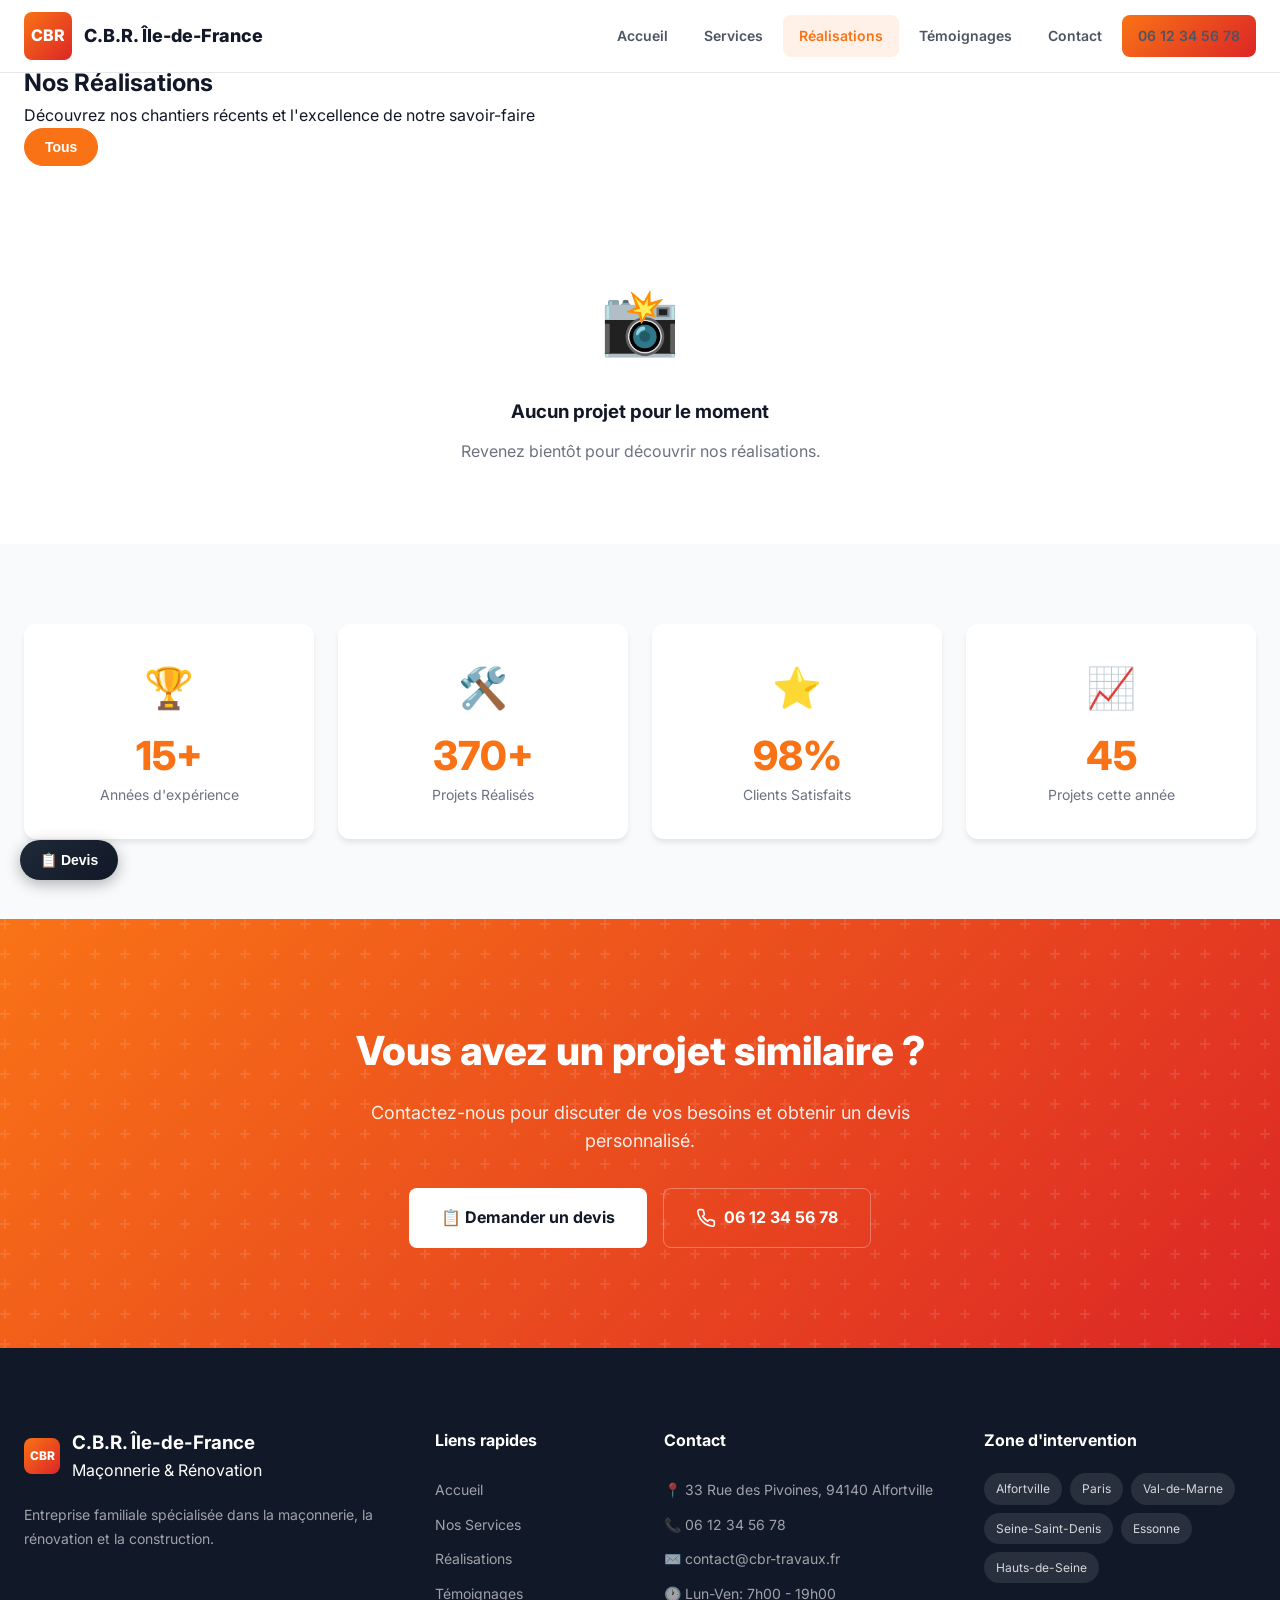
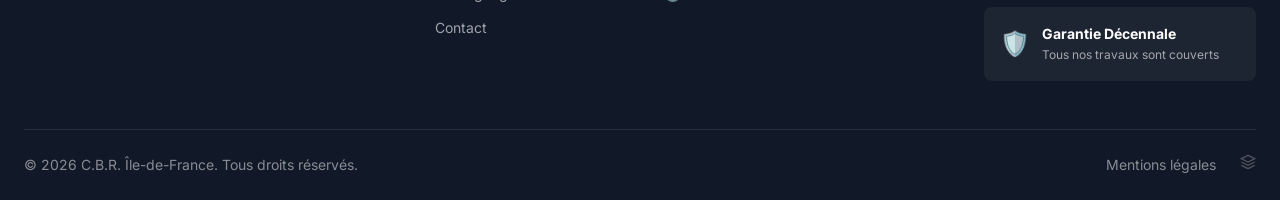
<file: realisations.html>
<!DOCTYPE html>
<html lang="fr">
<head>
    <meta charset="UTF-8">
    <meta name="viewport" content="width=device-width, initial-scale=1.0, maximum-scale=5.0">
    <title>Nos Réalisations | C.B.R. Île-de-France</title>
    <meta name="description" content="Découvrez nos chantiers de maçonnerie et rénovation à Créteil et en Île-de-France. Projets résidentiels et professionnels.">
    <meta name="theme-color" content="#f97316">
    <link rel="preconnect" href="https://fonts.googleapis.com">
    <link rel="preconnect" href="https://fonts.gstatic.com" crossorigin>
    <link href="https://fonts.googleapis.com/css2?family=Inter:wght@400;500;600;700;800&display=swap" rel="stylesheet">
    <link rel="stylesheet" href="style.css">
<base target="_blank">
</head>
<body>
    <!-- Header -->
    <header class="header scrolled" id="header">
        <div class="container">
            <a href="index.html" class="logo" id="mainLogo">
                <div class="logo-box" id="logoBox">CBR</div>
                <div class="logo-text">
                    <h1 id="companyName">C.B.R. Île-de-France</h1>
                </div>
            </a>
            
            <nav class="nav">
                <a href="index.html">Accueil</a>
                <a href="services.html">Services</a>
                <a href="realisations.html" class="active">Réalisations</a>
                <a href="temoignages.html">Témoignages</a>
                <a href="contact.html">Contact</a>
                <a href="tel:0612345678" class="btn-phone" id="headerPhone">06 12 34 56 78</a>
            </nav>
            
            <button class="menu-toggle" onclick="toggleMenu()" aria-label="Menu">
                <span></span>
                <span></span>
                <span></span>
            </button>
        </div>
    </header>

    <!-- Mobile Menu -->
    <div class="mobile-menu" id="mobileMenu">
        <a href="index.html">Accueil</a>
        <a href="services.html">Services</a>
        <a href="realisations.html">Réalisations</a>
        <a href="temoignages.html">Témoignages</a>
        <a href="contact.html">Contact</a>
        <div class="mobile-menu-footer">
            <a href="tel:0612345678" class="btn-primary">📞 Appeler maintenant</a>
        </div>
    </div>

    <!-- Page Header -->
    <section class="page-header">
        <div class="container">
            <span class="badge">Portfolio</span>
            <h1>Nos Réalisations</h1>
            <p>Découvrez nos chantiers récents et l'excellence de notre savoir-faire</p>
        </div>
    </section>

    <!-- Filters -->
    <section class="filters">
        <div class="container">
            <div class="filter-buttons" id="filterButtons">
                <button class="active" onclick="setPortfolioFilter('all')">Tous</button>
            </div>
        </div>
    </section>

    <!-- Portfolio Grid -->
    <section class="portfolio-full">
        <div class="container">
            <div class="portfolio-masonry" id="portfolioMasonry">
                <!-- Rempli dynamiquement par JavaScript -->
            </div>
            
            <div id="emptyPortfolio" style="display: none; text-align: center; padding: 80px 20px; color: var(--gray-500);">
                <div style="font-size: 64px; margin-bottom: 24px;">📸</div>
                <h3 style="margin-bottom: 12px; color: var(--dark);">Aucun projet pour le moment</h3>
                <p>Revenez bientôt pour découvrir nos réalisations.</p>
            </div>
        </div>
    </section>

    <!-- Stats Section -->
    <section class="stats" style="background: var(--gray-50);">
        <div class="container">
            <div class="stats-grid" id="statsGrid" style="grid-template-columns: repeat(4, 1fr);">
                <!-- Rempli dynamiquement -->
            </div>
        </div>
    </section>

    <!-- CTA Section -->
    <section class="cta">
        <div class="cta-bg-pattern"></div>
        <div class="container">
            <div class="cta-content">
                <h2>Vous avez un projet similaire ?</h2>
                <p>Contactez-nous pour discuter de vos besoins et obtenir un devis personnalisé.</p>
                <div class="cta-buttons">
                    <a href="contact.html" class="btn-white">
                        <span>📋 Demander un devis</span>
                    </a>
                    <a href="tel:0612345678" class="btn-outline-white" id="ctaPhoneBtn">
                        <svg width="20" height="20" viewBox="0 0 24 24" fill="none" stroke="currentColor" stroke-width="2">
                            <path d="M22 16.92v3a2 2 0 0 1-2.18 2 19.79 19.79 0 0 1-8.63-3.07 19.5 19.5 0 0 1-6-6 19.79 19.79 0 0 1-3.07-8.67A2 2 0 0 1 4.11 2h3a2 2 0 0 1 2 1.72 12.84 12.84 0 0 0 .7 2.81 2 2 0 0 1-.45 2.11L8.09 9.91a16 16 0 0 0 6 6l1.27-1.27a2 2 0 0 1 2.11-.45 12.84 12.84 0 0 0 2.81.7A2 2 0 0 1 22 16.92z"/>
                        </svg>
                        <span id="ctaPhoneText">06 12 34 56 78</span>
                    </a>
                </div>
            </div>
        </div>
    </section>

    <!-- Footer -->
    <footer class="footer">
        <div class="container">
            <div class="footer-grid">
                <div class="footer-brand">
                    <div class="logo">
                        <div class="logo-box small" id="footerLogoBox">CBR</div>
                        <div>
                            <h3 id="footerCompanyName">C.B.R. Île-de-France</h3>
                            <p id="footerTagline">Maçonnerie & Rénovation</p>
                        </div>
                    </div>
                    <p class="footer-desc" id="footerDesc"></p>
                    <div class="social-links" id="socialLinks"></div>
                </div>
                
                <div class="footer-links">
                    <h4>Liens rapides</h4>
                    <a href="index.html">Accueil</a>
                    <a href="services.html">Nos Services</a>
                    <a href="realisations.html">Réalisations</a>
                    <a href="temoignages.html">Témoignages</a>
                    <a href="contact.html">Contact</a>
                </div>
                
                <div class="footer-contact">
                    <h4>Contact</h4>
                    <p id="footerAddress"></p>
                    <p id="footerPhone"></p>
                    <p id="footerEmail"></p>
                    <p id="footerHours"></p>
                </div>
                
                <div class="footer-zones">
                    <h4>Zone d'intervention</h4>
                    <div class="zones-tags" id="zonesTags"></div>
                    <div class="guarantee">
                        <div class="guarantee-icon">🛡️</div>
                        <div>
                            <strong>Garantie Décennale</strong>
                            <p>Tous nos travaux sont couverts</p>
                        </div>
                    </div>
                </div>
            </div>
            
            <div class="footer-bottom">
                <p>© <span id="currentYear"></span> <span id="copyrightName">C.B.R. Île-de-France</span>. Tous droits réservés.</p>
                <div class="footer-legal">
                    <a href="#">Mentions légales</a>
                    <a href="admin.html" class="admin-link" title="Accès Administration" aria-label="Admin">
                        <svg width="16" height="16" viewBox="0 0 24 24" fill="none" stroke="currentColor" stroke-width="2">
                            <path d="M12 2L2 7l10 5 10-5-10-5zM2 17l10 5 10-5M2 12l10 5 10-5"/>
                        </svg>
                    </a>
                </div>
            </div>
        </div>
    </footer>

    <!-- Project Modal -->
    <div class="modal" id="projectModal" onclick="closeModal(event)">
        <div class="modal-content" onclick="event.stopPropagation()">
            <button class="modal-close" onclick="closeModal()">&times;</button>
            <div id="modalBody">
                <!-- Rempli dynamiquement -->
            </div>
        </div>
    </div>

    <!-- Toast Container -->
    <div class="toast-container" id="toastContainer"></div>

    <script src="app.js"></script>
    <script>
        // Initialisation spécifique à la page
        document.addEventListener('DOMContentLoaded', function() {
            const data = getData();
            
            // Met à jour le téléphone
            const ctaPhoneText = document.getElementById('ctaPhoneText');
            const ctaPhoneBtn = document.getElementById('ctaPhoneBtn');
            if (ctaPhoneText && ctaPhoneBtn) {
                ctaPhoneText.textContent = data.company.phone;
                ctaPhoneBtn.href = 'tel:' + data.company.phone.replace(/\s/g, '');
            }
            
            // Rendu des stats spécifiques
            const statsContainer = document.getElementById('statsGrid');
            if (statsContainer) {
                const stats = [
                    { value: data.portfolio.length, suffix: "+", label: "Projets réalisés", icon: "🏗️" },
                    { value: data.stats.satisfaction, suffix: "%", label: "Clients satisfaits", icon: "⭐" },
                    { value: data.company.experienceYears, suffix: "+", label: "Années d'expérience", icon: "🏆" },
                    { value: data.company.zones.length, suffix: "", label: "Zones d'intervention", icon: "📍" }
                ];
                
                statsContainer.innerHTML = stats.map(function(stat, i) {
                    return '<div class="stat-box animate-on-scroll" style="transition-delay: ' + (i * 0.1) + 's">' +
                        '<div class="stat-icon">' + stat.icon + '</div>' +
                        '<div class="stat-number">' + stat.value + stat.suffix + '</div>' +
                        '<div class="stat-label">' + stat.label + '</div>' +
                    '</div>';
                }).join('');
            }
            
            // Gestion du empty state
            const checkEmpty = function() {
                const masonry = document.getElementById('portfolioMasonry');
                const empty = document.getElementById('emptyPortfolio');
                if (masonry && empty) {
                    if (data.portfolio.length === 0) {
                        masonry.style.display = 'none';
                        empty.style.display = 'block';
                    } else {
                        masonry.style.display = 'grid';
                        empty.style.display = 'none';
                    }
                }
            };
            
            checkEmpty();
        });
    </script>
</body>
</html>
</file>
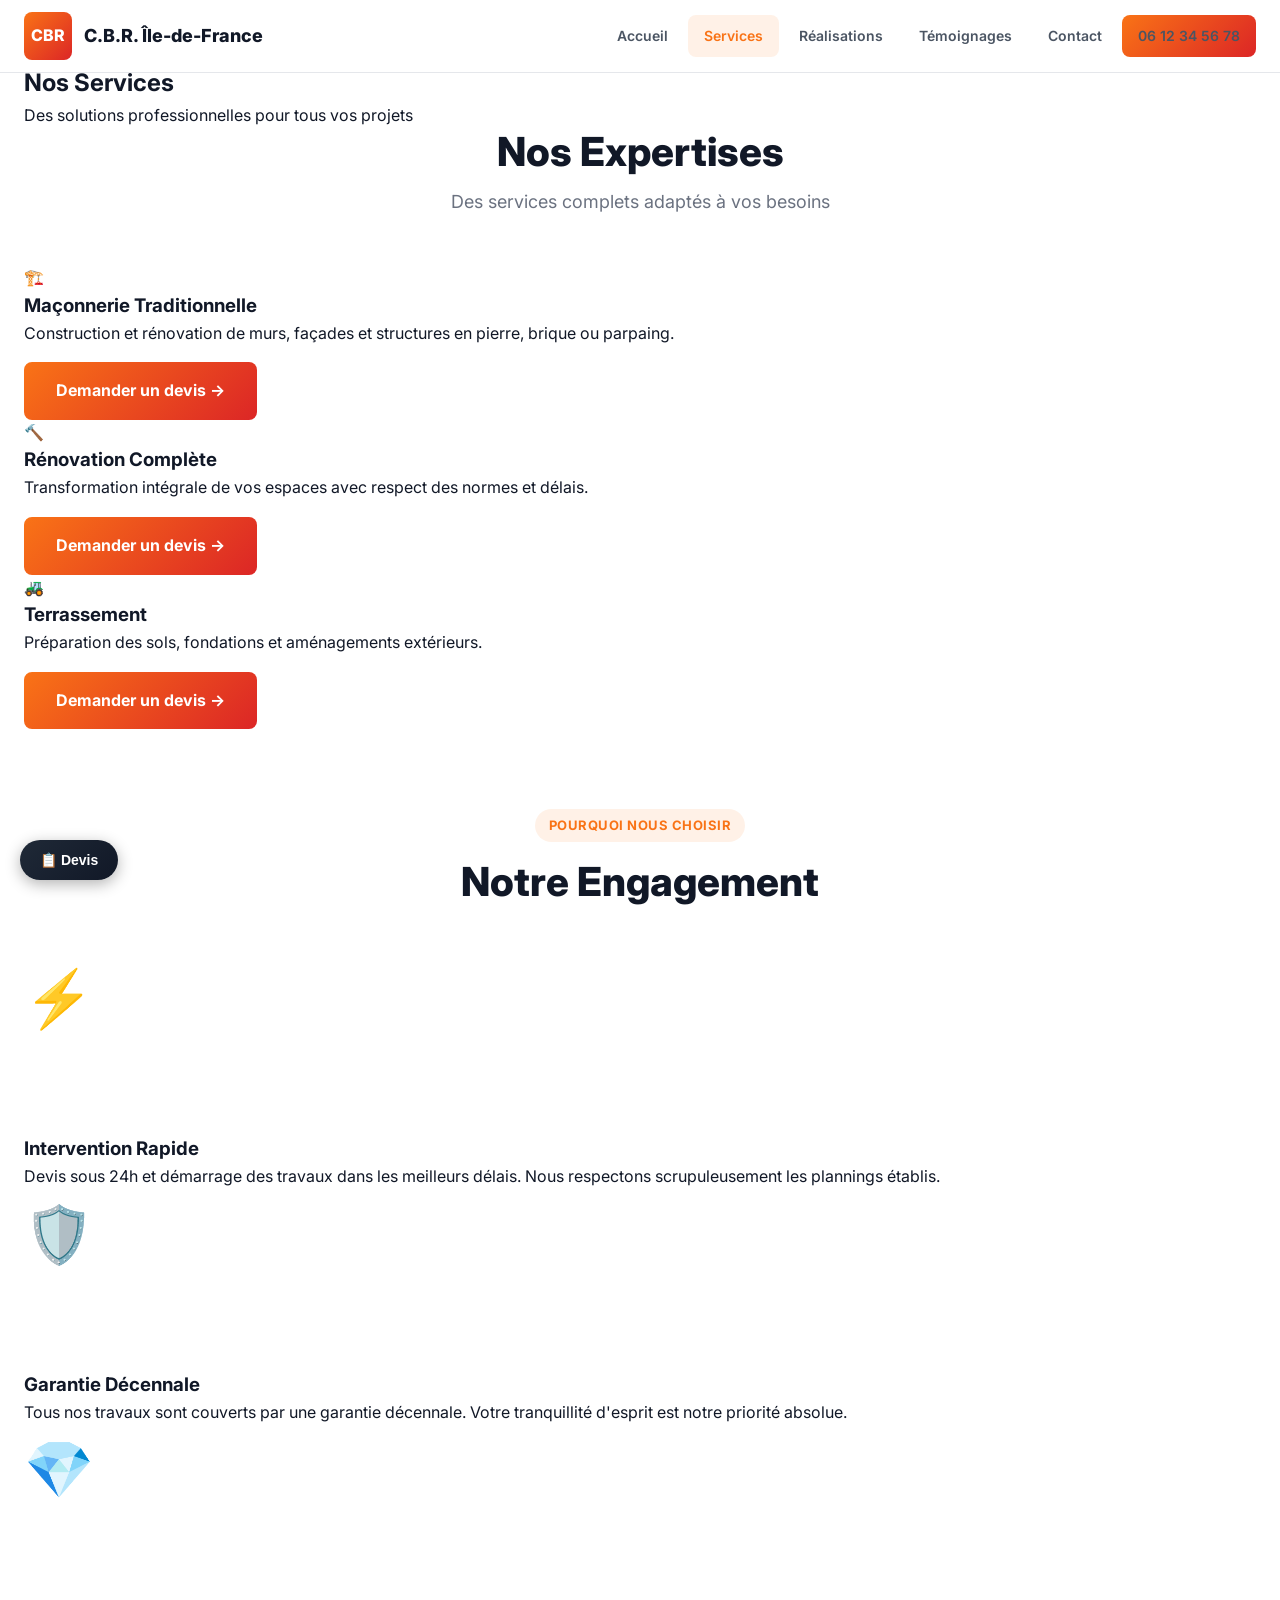
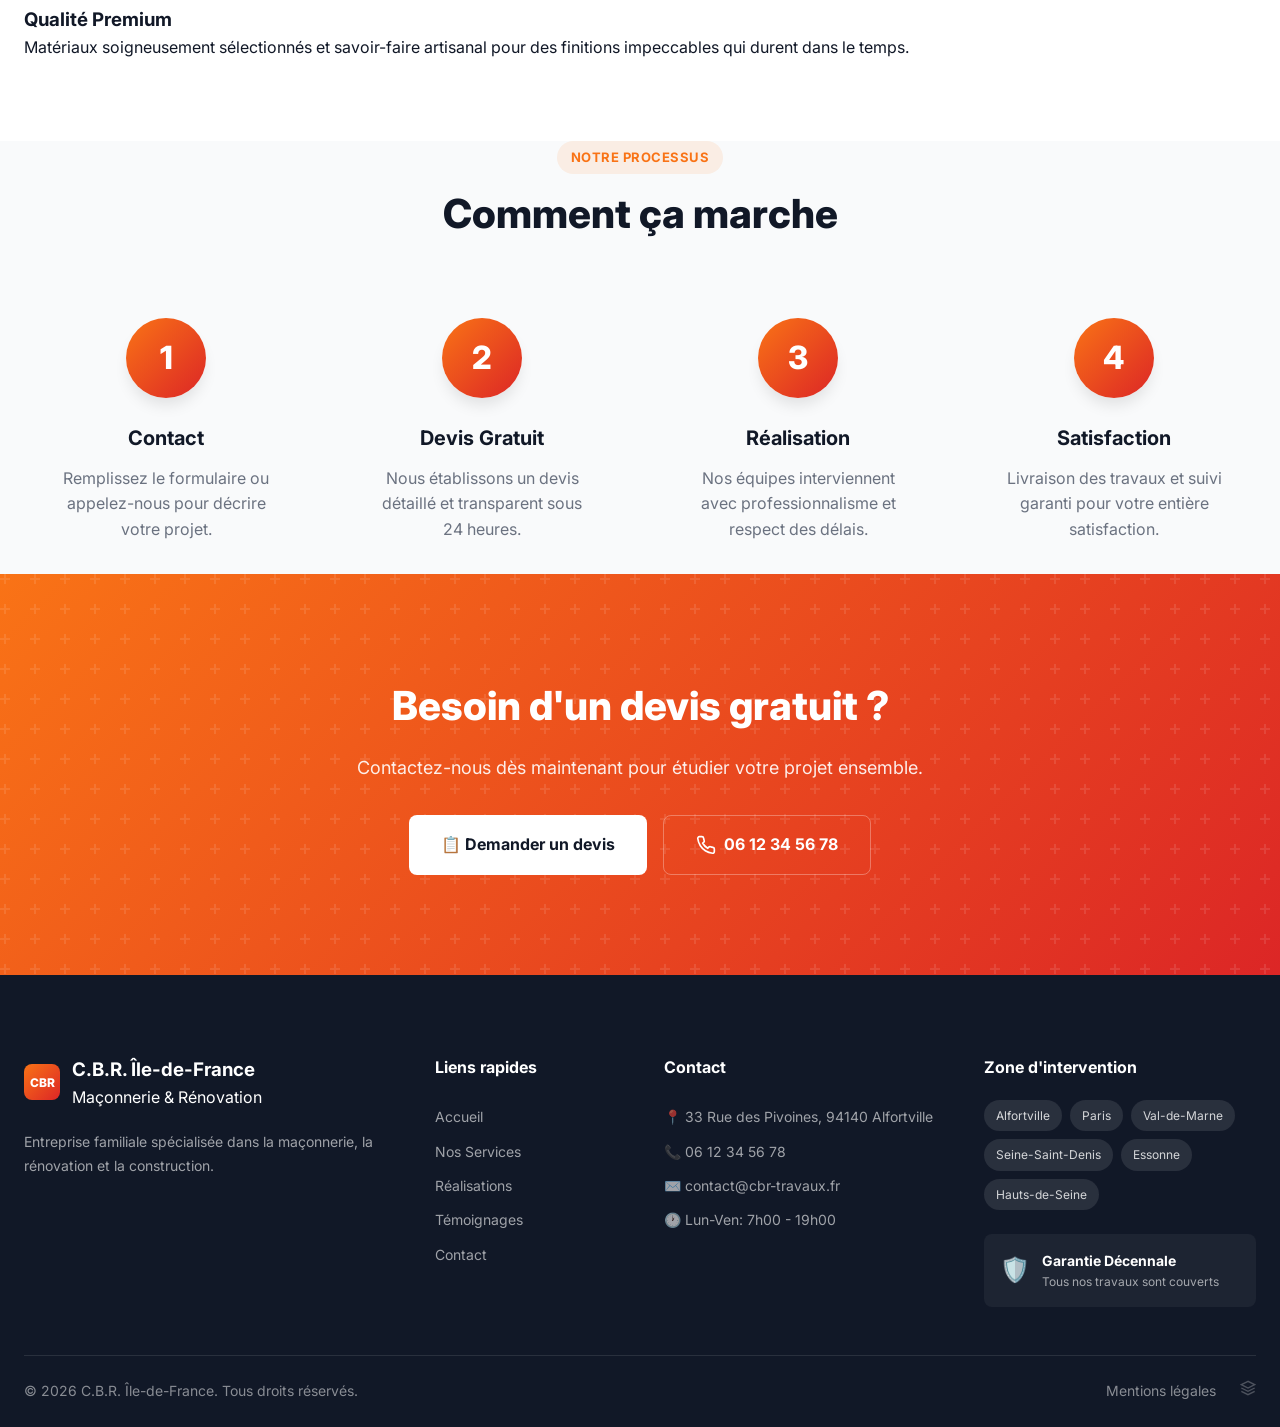
<file: services.html>
<!DOCTYPE html>
<html lang="fr">
<head>
    <meta charset="UTF-8">
    <meta name="viewport" content="width=device-width, initial-scale=1.0, maximum-scale=5.0">
    <title>Nos Services | Template Universel</title>
    <meta name="description" content="Découvrez nos services professionnels.">
    <meta name="theme-color" content="#f97316">
    <link rel="preconnect" href="https://fonts.googleapis.com">
    <link rel="preconnect" href="https://fonts.gstatic.com" crossorigin>
    <link href="https://fonts.googleapis.com/css2?family=Inter:wght@400;500;600;700;800&display=swap" rel="stylesheet">
    <link rel="stylesheet" href="style.css">
</head>
<body>
    <!-- Header -->
    <header class="header scrolled" id="header">
        <div class="container">
            <a href="index.html" class="logo" id="mainLogo">
                <div class="logo-box" id="logoBox">CBR</div>
                <div class="logo-text">
                    <h1 id="companyName">C.B.R. Île-de-France</h1>
                </div>
            </a>
            
            <nav class="nav">
                <a href="index.html">Accueil</a>
                <a href="services.html" class="active">Services</a>
                <a href="realisations.html">Réalisations</a>
                <a href="temoignages.html">Témoignages</a>
                <a href="contact.html">Contact</a>
                <a href="tel:0612345678" class="btn-phone" id="headerPhone">06 12 34 56 78</a>
            </nav>
            
            <button class="menu-toggle" onclick="toggleMenu()" aria-label="Menu">
                <span></span>
                <span></span>
                <span></span>
            </button>
        </div>
    </header>

    <!-- Mobile Menu -->
    <div class="mobile-menu" id="mobileMenu">
        <a href="index.html">Accueil</a>
        <a href="services.html">Services</a>
        <a href="realisations.html">Réalisations</a>
        <a href="temoignages.html">Témoignages</a>
        <a href="contact.html">Contact</a>
        <div class="mobile-menu-footer">
            <a href="tel:0612345678" class="btn-primary">📞 Appeler maintenant</a>
        </div>
    </div>

    <!-- Page Header -->
    <section class="page-header">
        <div class="container">
            <span class="badge">Nos Prestations</span>
            <h1>Nos Services</h1>
            <p>Des solutions professionnelles pour tous vos projets</p>
        </div>
    </section>

    <!-- Services Section -->
    <section class="services-page">
        <div class="container">
            <div class="section-header-center" style="margin-bottom: 48px;">
                <h2 class="section-title">Nos Expertises</h2>
                <p class="section-subtitle">Des services complets adaptés à vos besoins</p>
            </div>
            
            <div class="services-detailed" id="servicesDetailed">
                <!-- Rempli dynamiquement par ServiceSystem.renderDetailed() -->
            </div>
        </div>
    </section>

    <!-- Why Choose Us -->
    <section class="expertises" style="padding: 80px 0;">
        <div class="container">
            <div class="section-header-center">
                <span class="section-badge">Pourquoi nous choisir</span>
                <h2 class="section-title">Notre Engagement</h2>
            </div>
            
            <div class="expertises-grid" id="whyChooseUs">
                <div class="expertise-card animate-on-scroll">
                    <div class="expertise-image" style="height: 180px; font-size: 3.5rem;">
                        <span>⚡</span>
                    </div>
                    <div class="expertise-content">
                        <h3>Intervention Rapide</h3>
                        <p>Devis sous 24h et démarrage des travaux dans les meilleurs délais. Nous respectons scrupuleusement les plannings établis.</p>
                    </div>
                </div>
                
                <div class="expertise-card animate-on-scroll" style="transition-delay: 0.1s;">
                    <div class="expertise-image" style="height: 180px; font-size: 3.5rem;">
                        <span>🛡️</span>
                    </div>
                    <div class="expertise-content">
                        <h3>Garantie Décennale</h3>
                        <p>Tous nos travaux sont couverts par une garantie décennale. Votre tranquillité d'esprit est notre priorité absolue.</p>
                    </div>
                </div>
                
                <div class="expertise-card animate-on-scroll" style="transition-delay: 0.2s;">
                    <div class="expertise-image" style="height: 180px; font-size: 3.5rem;">
                        <span>💎</span>
                    </div>
                    <div class="expertise-content">
                        <h3>Qualité Premium</h3>
                        <p>Matériaux soigneusement sélectionnés et savoir-faire artisanal pour des finitions impeccables qui durent dans le temps.</p>
                    </div>
                </div>
            </div>
        </div>
    </section>

    <!-- Process Section -->
    <section class="portfolio-preview" style="background: var(--gray-50);">
        <div class="container">
            <div class="section-header-center">
                <span class="section-badge">Notre Processus</span>
                <h2 class="section-title">Comment ça marche</h2>
            </div>
            
            <div style="display: grid; grid-template-columns: repeat(auto-fit, minmax(250px, 1fr)); gap: 32px; margin-top: 48px;">
                <div style="text-align: center; padding: 32px;" class="animate-on-scroll">
                    <div style="width: 80px; height: 80px; background: linear-gradient(135deg, var(--primary), var(--secondary)); border-radius: 50%; display: flex; align-items: center; justify-content: center; margin: 0 auto 24px; color: white; font-size: 32px; font-weight: 800; box-shadow: var(--shadow-lg);">1</div>
                    <h3 style="margin-bottom: 12px; font-size: 1.25rem;">Contact</h3>
                    <p style="color: var(--gray-500);">Remplissez le formulaire ou appelez-nous pour décrire votre projet.</p>
                </div>
                
                <div style="text-align: center; padding: 32px;" class="animate-on-scroll">
                    <div style="width: 80px; height: 80px; background: linear-gradient(135deg, var(--primary), var(--secondary)); border-radius: 50%; display: flex; align-items: center; justify-content: center; margin: 0 auto 24px; color: white; font-size: 32px; font-weight: 800; box-shadow: var(--shadow-lg);">2</div>
                    <h3 style="margin-bottom: 12px; font-size: 1.25rem;">Devis Gratuit</h3>
                    <p style="color: var(--gray-500);">Nous établissons un devis détaillé et transparent sous 24 heures.</p>
                </div>
                
                <div style="text-align: center; padding: 32px;" class="animate-on-scroll">
                    <div style="width: 80px; height: 80px; background: linear-gradient(135deg, var(--primary), var(--secondary)); border-radius: 50%; display: flex; align-items: center; justify-content: center; margin: 0 auto 24px; color: white; font-size: 32px; font-weight: 800; box-shadow: var(--shadow-lg);">3</div>
                    <h3 style="margin-bottom: 12px; font-size: 1.25rem;">Réalisation</h3>
                    <p style="color: var(--gray-500);">Nos équipes interviennent avec professionnalisme et respect des délais.</p>
                </div>
                
                <div style="text-align: center; padding: 32px;" class="animate-on-scroll">
                    <div style="width: 80px; height: 80px; background: linear-gradient(135deg, var(--primary), var(--secondary)); border-radius: 50%; display: flex; align-items: center; justify-content: center; margin: 0 auto 24px; color: white; font-size: 32px; font-weight: 800; box-shadow: var(--shadow-lg);">4</div>
                    <h3 style="margin-bottom: 12px; font-size: 1.25rem;">Satisfaction</h3>
                    <p style="color: var(--gray-500);">Livraison des travaux et suivi garanti pour votre entière satisfaction.</p>
                </div>
            </div>
        </div>
    </section>

    <!-- CTA Section -->
    <section class="cta">
        <div class="cta-bg-pattern"></div>
        <div class="container">
            <div class="cta-content">
                <h2>Besoin d'un devis gratuit ?</h2>
                <p>Contactez-nous dès maintenant pour étudier votre projet ensemble.</p>
                <div class="cta-buttons">
                    <a href="contact.html" class="btn-white">
                        <span>📋 Demander un devis</span>
                    </a>
                    <a href="tel:0612345678" class="btn-outline-white" id="ctaPhoneBtn">
                        <svg width="20" height="20" viewBox="0 0 24 24" fill="none" stroke="currentColor" stroke-width="2">
                            <path d="M22 16.92v3a2 2 0 0 1-2.18 2 19.79 19.79 0 0 1-8.63-3.07 19.5 19.5 0 0 1-6-6 19.79 19.79 0 0 1-3.07-8.67A2 2 0 0 1 4.11 2h3a2 2 0 0 1 2 1.72 12.84 12.84 0 0 0 .7 2.81 2 2 0 0 1-.45 2.11L8.09 9.91a16 16 0 0 0 6 6l1.27-1.27a2 2 0 0 1 2.11-.45 12.84 12.84 0 0 0 2.81.7A2 2 0 0 1 22 16.92z"/>
                        </svg>
                        <span id="ctaPhoneText">06 12 34 56 78</span>
                    </a>
                </div>
            </div>
        </div>
    </section>

    <!-- Footer -->
    <footer class="footer">
        <div class="container">
            <div class="footer-grid">
                <div class="footer-brand">
                    <div class="logo">
                        <div class="logo-box small" id="footerLogoBox">CBR</div>
                        <div>
                            <h3 id="footerCompanyName">C.B.R. Île-de-France</h3>
                            <p id="footerTagline">Maçonnerie & Rénovation</p>
                        </div>
                    </div>
                    <p class="footer-desc" id="footerDesc"></p>
                    <div class="social-links" id="socialLinks"></div>
                </div>
                
                <div class="footer-links">
                    <h4>Liens rapides</h4>
                    <a href="index.html">Accueil</a>
                    <a href="services.html">Nos Services</a>
                    <a href="realisations.html">Réalisations</a>
                    <a href="temoignages.html">Témoignages</a>
                    <a href="contact.html">Contact</a>
                </div>
                
                <div class="footer-contact">
                    <h4>Contact</h4>
                    <p id="footerAddress"></p>
                    <p id="footerPhone"></p>
                    <p id="footerEmail"></p>
                    <p id="footerHours"></p>
                </div>
                
                <div class="footer-zones">
                    <h4>Zone d'intervention</h4>
                    <div class="zones-tags" id="zonesTags"></div>
                    <div class="guarantee">
                        <div class="guarantee-icon">🛡️</div>
                        <div>
                            <strong>Garantie Décennale</strong>
                            <p>Tous nos travaux sont couverts</p>
                        </div>
                    </div>
                </div>
            </div>
            
            <div class="footer-bottom">
                <p>© <span id="currentYear"></span> <span id="copyrightName">C.B.R. Île-de-France</span>. Tous droits réservés.</p>
                <div class="footer-legal">
                    <a href="#">Mentions légales</a>
                    <a href="admin.html" class="admin-link" title="Accès Administration" aria-label="Admin">
                        <svg width="16" height="16" viewBox="0 0 24 24" fill="none" stroke="currentColor" stroke-width="2">
                            <path d="M12 2L2 7l10 5 10-5-10-5zM2 17l10 5 10-5M2 12l10 5 10-5"/>
                        </svg>
                    </a>
                </div>
            </div>
        </div>
    </footer>

    <!-- Toast Container -->
    <div class="toast-container" id="toastContainer"></div>

    <script src="app.js"></script>
    <script>
        document.addEventListener('DOMContentLoaded', function() {
            // Rendu des services dynamiques
            ServiceSystem.renderDetailed();
            
            // Mise à jour du téléphone
            const data = getData();
            const phone = data.identity?.phone || data.company?.phone || '06 12 34 56 78';
            const ctaPhoneText = document.getElementById('ctaPhoneText');
            const ctaPhoneBtn = document.getElementById('ctaPhoneBtn');
            if (ctaPhoneText) ctaPhoneText.textContent = phone;
            if (ctaPhoneBtn) ctaPhoneBtn.href = 'tel:' + phone.replace(/\s/g, '');
        });
    </script>
</body>
</html>
</file>
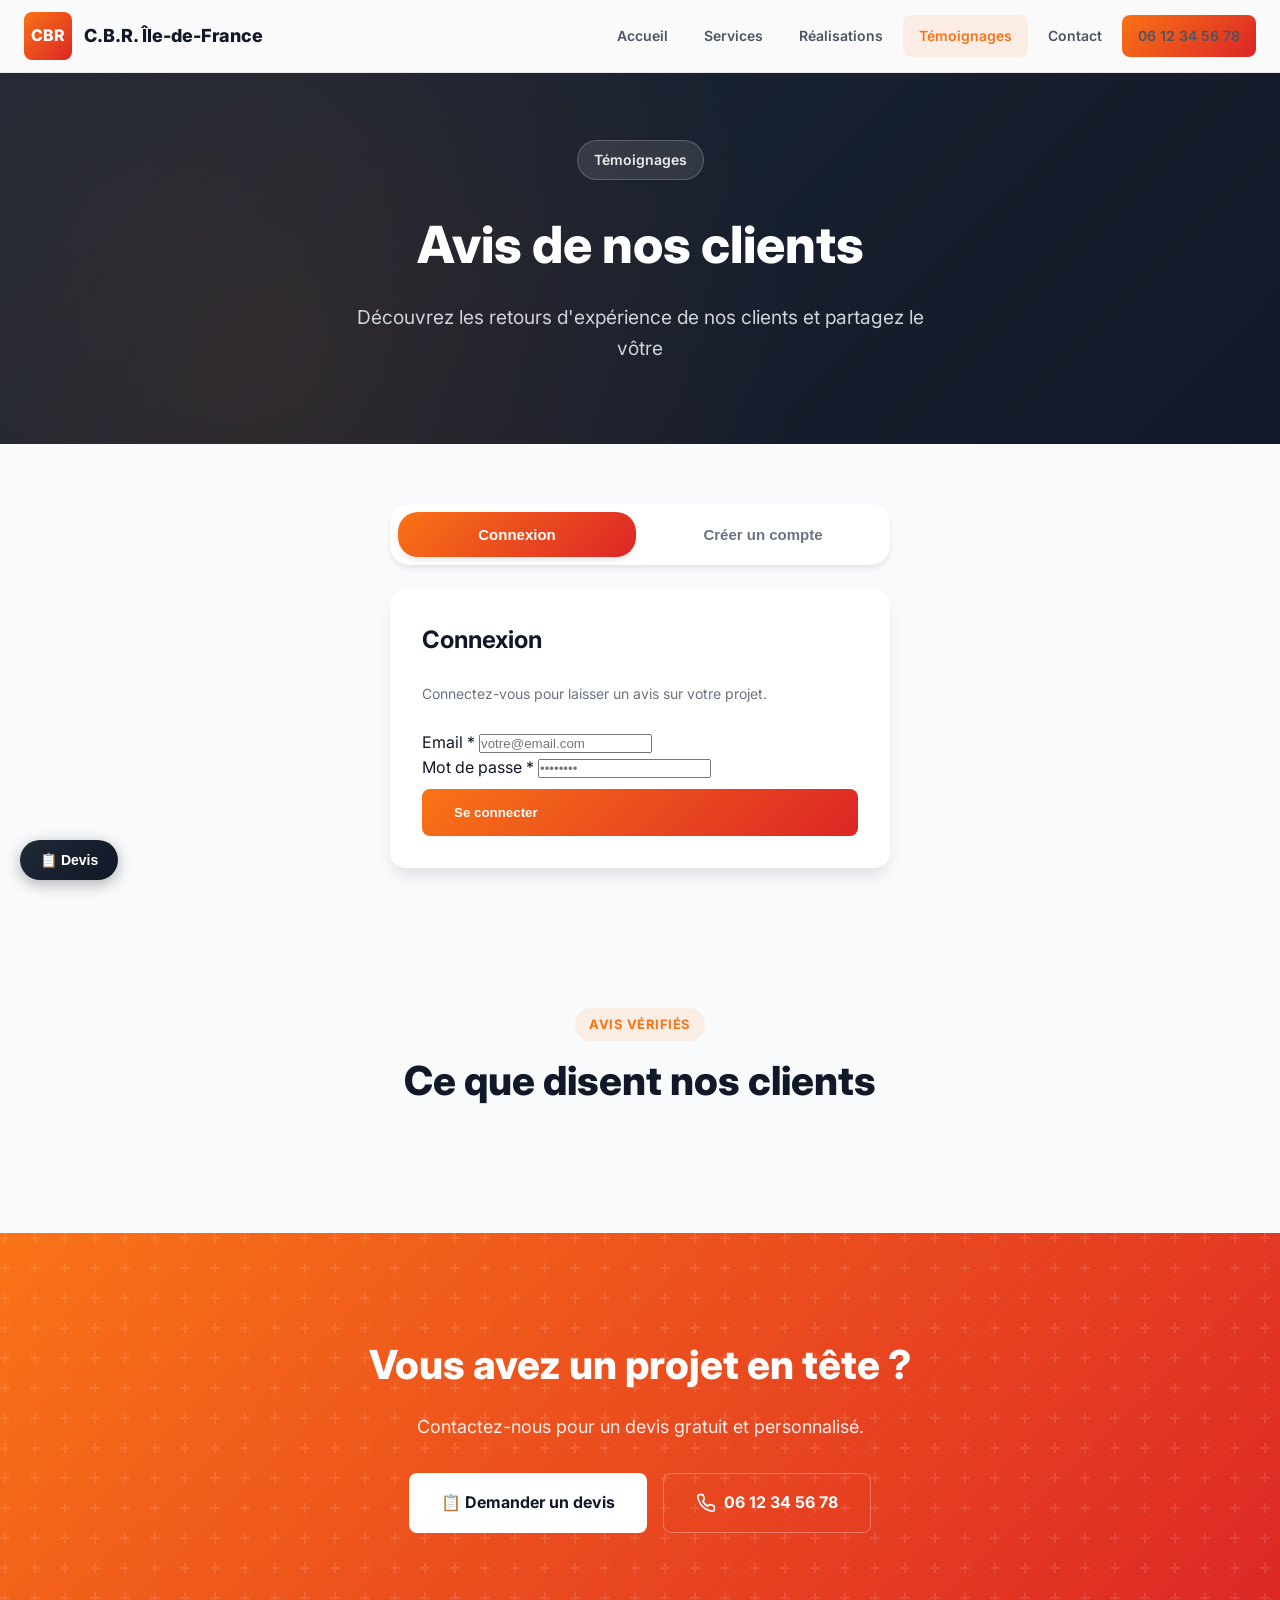
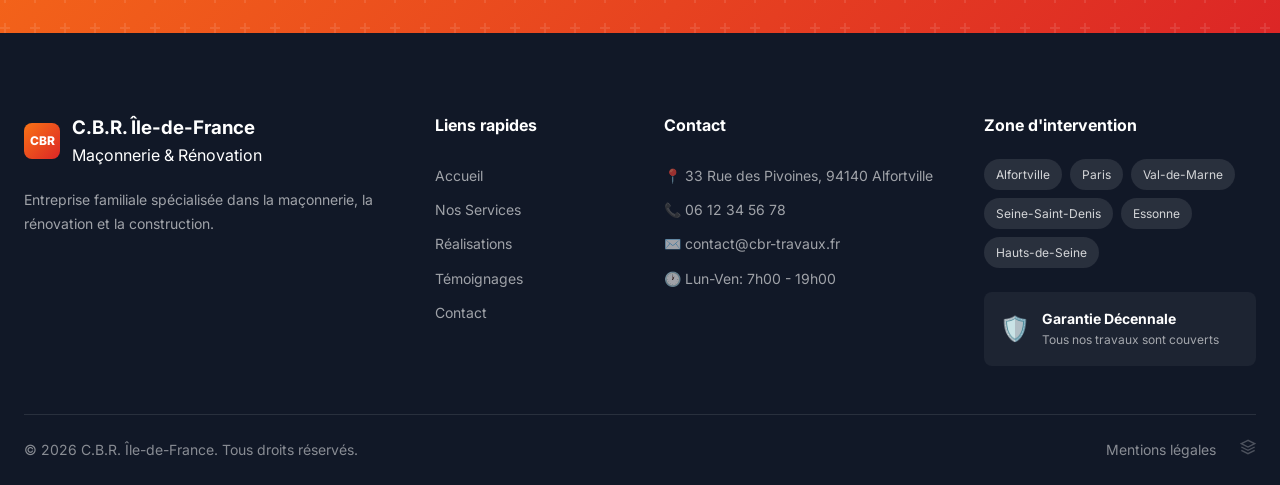
<file: temoignages.html>
<!DOCTYPE html>
<html lang="fr">
<head>
    <meta charset="UTF-8">
    <meta name="viewport" content="width=device-width, initial-scale=1.0, maximum-scale=5.0">
    <title>Avis Clients | C.B.R. Île-de-France</title>
    <meta name="description" content="Lisez les avis de nos clients satisfaits et partagez votre expérience avec C.B.R. Île-de-France.">
    <meta name="theme-color" content="#f97316">
    <link rel="preconnect" href="https://fonts.googleapis.com">
    <link rel="preconnect" href="https://fonts.gstatic.com" crossorigin>
    <link href="https://fonts.googleapis.com/css2?family=Inter:wght@400;500;600;700;800&display=swap" rel="stylesheet">
    <link rel="stylesheet" href="style.css">
    <style>
        .testimonials-hero {
            background: linear-gradient(135deg, var(--dark-light) 0%, var(--dark) 100%);
            padding: 140px 0 80px;
            color: white;
            text-align: center;
            position: relative;
            overflow: hidden;
        }
        
        .testimonials-hero::before {
            content: '';
            position: absolute;
            inset: 0;
            background-image: radial-gradient(circle at 20% 80%, rgba(249, 115, 22, 0.1) 0%, transparent 50%);
        }
        
        .testimonials-hero .container {
            position: relative;
            z-index: 1;
        }
        
        .testimonials-hero h1 {
            font-size: clamp(2rem, 4vw, 3.5rem);
            margin-bottom: 16px;
            font-weight: 800;
        }
        
        .testimonials-hero p {
            color: var(--gray-300);
            font-size: 1.2rem;
            max-width: 600px;
            margin: 0 auto;
        }
        
        .auth-section {
            padding: 60px 0;
            background: var(--gray-50);
        }
        
        .auth-container {
            max-width: 500px;
            margin: 0 auto;
        }
        
        .auth-tabs {
            display: flex;
            gap: 8px;
            margin-bottom: 24px;
            background: white;
            padding: 8px;
            border-radius: 20px;
            box-shadow: var(--shadow);
        }
        
        .auth-tab {
            flex: 1;
            padding: 14px 24px;
            background: transparent;
            border: none;
            border-radius: 20px;
            font-weight: 600;
            color: var(--gray-500);
            cursor: pointer;
            transition: all 0.3s;
            font-size: 15px;
        }
        
        .auth-tab.active {
            background: linear-gradient(135deg, var(--primary), var(--secondary));
            color: white;
            box-shadow: var(--shadow);
        }
        
        .auth-form {
            display: none;
            background: white;
            padding: 32px;
            border-radius: var(--radius-xl);
            box-shadow: var(--shadow-lg);
        }
        
        .auth-form.active {
            display: block;
        }
        
        .auth-form h3 {
            margin-bottom: 24px;
            font-size: 1.5rem;
            color: var(--dark);
        }
        
        .password-strength {
            height: 4px;
            background: var(--gray-200);
            border-radius: 2px;
            margin-top: 8px;
            overflow: hidden;
            display: none;
        }
        
        .password-strength.show {
            display: block;
        }
        
        .password-strength-bar {
            height: 100%;
            width: 0;
            transition: all 0.3s;
            border-radius: 2px;
        }
        
        .password-strength-bar.weak { width: 33%; background: #ef4444; }
        .password-strength-bar.medium { width: 66%; background: #f59e0b; }
        .password-strength-bar.strong { width: 100%; background: #10b981; }
        
        .testimonial-form-section {
            display: none;
            padding: 60px 0;
            background: white;
        }
        
        .testimonial-form-section.active {
            display: block;
        }
        
        .testimonial-form-container {
            max-width: 700px;
            margin: 0 auto;
        }
        
        .user-welcome {
            display: flex;
            align-items: center;
            gap: 16px;
            margin-bottom: 32px;
            padding: 20px;
            background: linear-gradient(135deg, #f0fdf4 0%, #dcfce7 100%);
            border-radius: var(--radius-lg);
            border: 1px solid #bbf7d0;
        }
        
        .user-avatar {
            width: 56px;
            height: 56px;
            background: linear-gradient(135deg, var(--primary), var(--secondary));
            border-radius: 50%;
            display: flex;
            align-items: center;
            justify-content: center;
            color: white;
            font-size: 24px;
            font-weight: 700;
        }
        
        .user-welcome h3 {
            margin: 0;
            font-size: 1.25rem;
            color: var(--dark);
        }
        
        .user-welcome p {
            margin: 4px 0 0;
            color: var(--gray-600);
            font-size: 14px;
        }
        
        .logout-btn {
            margin-left: auto;
            padding: 10px 20px;
            background: white;
            border: 1px solid var(--gray-200);
            border-radius: 20px;
            color: var(--gray-600);
            font-size: 14px;
            cursor: pointer;
            transition: all 0.3s;
        }
        
        .logout-btn:hover {
            background: var(--gray-50);
            color: var(--dark);
        }
        
        .rating-group {
            margin-bottom: 24px;
        }
        
        .rating-group label {
            display: block;
            margin-bottom: 12px;
            font-weight: 600;
            color: var(--dark);
        }
        
        .rating-stars {
            display: flex;
            gap: 8px;
            font-size: 36px;
        }
        
        .rating-stars input {
            display: none;
        }
        
        .rating-stars label {
            cursor: pointer;
            color: var(--gray-300);
            transition: all 0.2s;
            line-height: 1;
        }
        
        .rating-stars label:hover,
        .rating-stars input:checked ~ label {
            color: #fbbf24;
        }
        
        .testimonials-list-section {
            padding: 80px 0;
            background: var(--gray-50);
        }
        
        .testimonials-list {
            display: grid;
            grid-template-columns: repeat(auto-fill, minmax(350px, 1fr));
            gap: 24px;
        }
        
        .testimonial-card-full {
            background: white;
            border-radius: var(--radius-xl);
            padding: 32px;
            box-shadow: var(--shadow);
            transition: all 0.3s;
            border: 1px solid var(--gray-100);
        }
        
        .testimonial-card-full:hover {
            transform: translateY(-8px);
            box-shadow: var(--shadow-lg);
        }
        
        .testimonial-card-full .stars {
            color: #fbbf24;
            margin-bottom: 16px;
            font-size: 20px;
            letter-spacing: 2px;
        }
        
        .testimonial-card-full .content {
            color: var(--gray-700);
            line-height: 1.8;
            margin-bottom: 20px;
            font-size: 15px;
        }
        
        .testimonial-card-full .project {
            display: inline-flex;
            align-items: center;
            gap: 8px;
            padding: 8px 16px;
            background: #ffedd5;
            color: var(--primary);
            border-radius: 20px;
            font-size: 13px;
            font-weight: 600;
            margin-bottom: 20px;
        }
        
        .testimonial-card-full .author {
            display: flex;
            align-items: center;
            gap: 12px;
            padding-top: 20px;
            border-top: 1px solid var(--gray-100);
        }
        
        .testimonial-card-full .author-avatar {
            width: 44px;
            height: 44px;
            background: linear-gradient(135deg, var(--primary), var(--secondary));
            border-radius: 50%;
            display: flex;
            align-items: center;
            justify-content: center;
            color: white;
            font-weight: 700;
            font-size: 18px;
        }
        
        .verified-badge {
            display: inline-flex;
            align-items: center;
            gap: 4px;
            margin-left: auto;
            padding: 6px 12px;
            background: #d1fae5;
            color: #065f46;
            border-radius: 20px;
            font-size: 12px;
            font-weight: 600;
        }
        
        .empty-testimonials {
            text-align: center;
            padding: 80px 20px;
            color: var(--gray-500);
        }
        
        @media (max-width: 768px) {
            .testimonials-list {
                grid-template-columns: 1fr;
            }
            
            .auth-tabs {
                flex-direction: column;
            }
            
            .user-welcome {
                flex-direction: column;
                text-align: center;
            }
            
            .logout-btn {
                margin-left: 0;
                width: 100%;
            }
        }
    </style>
</head>
<body>
    <!-- Header -->
    <header class="header scrolled" id="header">
        <div class="container">
            <a href="index.html" class="logo" id="mainLogo">
                <div class="logo-box" id="logoBox">CBR</div>
                <div class="logo-text">
                    <h1 id="companyName">C.B.R. Île-de-France</h1>
                </div>
            </a>
            
            <nav class="nav">
                <a href="index.html">Accueil</a>
                <a href="services.html">Services</a>
                <a href="realisations.html">Réalisations</a>
                <a href="temoignages.html" class="active">Témoignages</a>
                <a href="contact.html">Contact</a>
                <a href="tel:0612345678" class="btn-phone" id="headerPhone">06 12 34 56 78</a>
            </nav>
            
            <button class="menu-toggle" onclick="toggleMenu()" aria-label="Menu">
                <span></span>
                <span></span>
                <span></span>
            </button>
        </div>
    </header>

    <!-- Mobile Menu -->
    <div class="mobile-menu" id="mobileMenu">
        <a href="index.html">Accueil</a>
        <a href="services.html">Services</a>
        <a href="realisations.html">Réalisations</a>
        <a href="temoignages.html">Témoignages</a>
        <a href="contact.html">Contact</a>
        <div class="mobile-menu-footer">
            <a href="tel:0612345678" class="btn-primary">📞 Appeler maintenant</a>
        </div>
    </div>

    <!-- Hero -->
    <section class="testimonials-hero">
        <div class="container">
            <span class="badge">Témoignages</span>
            <h1>Avis de nos clients</h1>
            <p>Découvrez les retours d'expérience de nos clients et partagez le vôtre</p>
        </div>
    </section>

    <!-- Auth Section (visible si non connecté) -->
    <section class="auth-section" id="authSection">
        <div class="container">
            <div class="auth-container">
                <div class="auth-tabs">
                    <button class="auth-tab active" onclick="switchTab('login')">Connexion</button>
                    <button class="auth-tab" onclick="switchTab('register')">Créer un compte</button>
                </div>
                
                <!-- Login Form -->
                <form id="loginForm" class="auth-form active" onsubmit="handleLoginSubmit(event)">
                    <h3>Connexion</h3>
                    <p style="color: var(--gray-500); margin-bottom: 24px; font-size: 14px;">
                        Connectez-vous pour laisser un avis sur votre projet.
                    </p>
                    
                    <div class="form-group">
                        <label>Email *</label>
                        <input type="email" name="email" required placeholder="votre@email.com">
                    </div>
                    
                    <div class="form-group">
                        <label>Mot de passe *</label>
                        <input type="password" name="password" required placeholder="••••••••">
                    </div>
                    
                    <button type="submit" class="btn btn-primary" style="width: 100%; margin-top: 8px;">
                        Se connecter
                    </button>
                </form>
                
                <!-- Register Form -->
                <form id="registerForm" class="auth-form" onsubmit="handleRegisterSubmit(event)">
                    <h3>Créer un compte client</h3>
                    <p style="color: var(--gray-500); margin-bottom: 24px; font-size: 14px;">
                        Créez votre compte pour partager votre expérience.
                    </p>
                    
                    <div class="form-row">
                        <div class="form-group">
                            <label>Nom complet *</label>
                            <input type="text" name="name" required placeholder="Jean Dupont" minlength="2">
                        </div>
                        <div class="form-group">
                            <label>Téléphone</label>
                            <input type="tel" name="phone" placeholder="06 12 34 56 78">
                        </div>
                    </div>
                    
                    <div class="form-group">
                        <label>Email *</label>
                        <input type="email" name="email" required placeholder="votre@email.com">
                    </div>
                    
                    <div class="form-group">
                        <label>Mot de passe *</label>
                        <input type="password" name="password" id="regPassword" required 
                               placeholder="Min. 6 caractères" minlength="6"
                               oninput="checkPasswordStrength(this.value)">
                        <div class="password-strength" id="pwdStrength">
                            <div class="password-strength-bar" id="pwdStrengthBar"></div>
                        </div>
                        <p style="font-size: 13px; color: var(--gray-500); margin-top: 6px;">6 caractères minimum</p>
                    </div>
                    
                    <button type="submit" class="btn btn-primary" style="width: 100%; margin-top: 8px;">
                        Créer mon compte
                    </button>
                </form>
            </div>
        </div>
    </section>

    <!-- Testimonial Form Section (visible si connecté) -->
    <section class="testimonial-form-section" id="testimonialFormSection">
        <div class="container">
            <div class="testimonial-form-container">
                <div class="user-welcome">
                    <div class="user-avatar" id="userAvatar">J</div>
                    <div>
                        <h3>Bonjour <span id="userName">Jean</span> !</h3>
                        <p>Vous pouvez maintenant laisser un avis sur votre projet.</p>
                    </div>
                    <button class="logout-btn" onclick="handleLogout()">
                        Déconnexion
                    </button>
                </div>
                
                <form id="testimonialForm" onsubmit="handleTestimonialSubmit(event)" 
                      style="background: var(--gray-50); padding: 32px; border-radius: var(--radius-xl);">
                    <h3 style="margin-bottom: 24px; font-size: 1.25rem;">Votre avis</h3>
                    
                    <div class="form-group">
                        <label>Nom du projet *</label>
                        <input type="text" name="projectName" required 
                               placeholder="Ex: Rénovation complète maison Créteil" minlength="3">
                    </div>
                    
                    <div class="rating-group">
                        <label>Votre note *</label>
                        <div class="rating-stars">
                            <input type="radio" name="rating" id="star5" value="5" required>
                            <label for="star5">★</label>
                            <input type="radio" name="rating" id="star4" value="4">
                            <label for="star4">★</label>
                            <input type="radio" name="rating" id="star3" value="3">
                            <label for="star3">★</label>
                            <input type="radio" name="rating" id="star2" value="2">
                            <label for="star2">★</label>
                            <input type="radio" name="rating" id="star1" value="1">
                            <label for="star1">★</label>
                        </div>
                    </div>
                    
                    <div class="form-group">
                        <label>Votre témoignage *</label>
                        <textarea name="content" rows="5" required 
                                  placeholder="Décrivez votre expérience avec notre entreprise... (min. 20 caractères)"
                                  minlength="20"></textarea>
                    </div>
                    
                    <button type="submit" class="btn btn-primary" style="width: 100%;">
                        Soumettre mon avis
                    </button>
                    
                    <p style="text-align: center; margin-top: 16px; font-size: 13px; color: var(--gray-500);">
                        Votre avis sera publié après validation par notre équipe
                    </p>
                </form>
            </div>
        </div>
    </section>

    <!-- Testimonials List -->
    <section class="testimonials-list-section">
        <div class="container">
            <div class="section-header-center" style="margin-bottom: 48px;">
                <span class="section-badge">Avis vérifiés</span>
                <h2 class="section-title">Ce que disent nos clients</h2>
            </div>
            
            <div class="testimonials-list" id="testimonialsList">
                <!-- Rempli dynamiquement -->
            </div>
            
            <div class="empty-testimonials" id="emptyTestimonials" style="display: none;">
                <div style="font-size: 64px; margin-bottom: 24px;">💬</div>
                <h3>Aucun témoignage pour le moment</h3>
                <p>Soyez le premier à partager votre expérience !</p>
            </div>
        </div>
    </section>

    <!-- CTA Section -->
    <section class="cta">
        <div class="cta-bg-pattern"></div>
        <div class="container">
            <div class="cta-content">
                <h2>Vous avez un projet en tête ?</h2>
                <p>Contactez-nous pour un devis gratuit et personnalisé.</p>
                <div class="cta-buttons">
                    <a href="contact.html" class="btn-white">
                        <span>📋 Demander un devis</span>
                    </a>
                    <a href="tel:0612345678" class="btn-outline-white" id="ctaPhoneBtn">
                        <svg width="20" height="20" viewBox="0 0 24 24" fill="none" stroke="currentColor" stroke-width="2">
                            <path d="M22 16.92v3a2 2 0 0 1-2.18 2 19.79 19.79 0 0 1-8.63-3.07 19.5 19.5 0 0 1-6-6 19.79 19.79 0 0 1-3.07-8.67A2 2 0 0 1 4.11 2h3a2 2 0 0 1 2 1.72 12.84 12.84 0 0 0 .7 2.81 2 2 0 0 1-.45 2.11L8.09 9.91a16 16 0 0 0 6 6l1.27-1.27a2 2 0 0 1 2.11-.45 12.84 12.84 0 0 0 2.81.7A2 2 0 0 1 22 16.92z"/>
                        </svg>
                        <span id="ctaPhoneText">06 12 34 56 78</span>
                    </a>
                </div>
            </div>
        </div>
    </section>

    <!-- Footer -->
    <footer class="footer">
        <div class="container">
            <div class="footer-grid">
                <div class="footer-brand">
                    <div class="logo">
                        <div class="logo-box small" id="footerLogoBox">CBR</div>
                        <div>
                            <h3 id="footerCompanyName">C.B.R. Île-de-France</h3>
                            <p id="footerTagline">Maçonnerie & Rénovation</p>
                        </div>
                    </div>
                    <p class="footer-desc" id="footerDesc"></p>
                    <div class="social-links" id="socialLinks"></div>
                </div>
                
                <div class="footer-links">
                    <h4>Liens rapides</h4>
                    <a href="index.html">Accueil</a>
                    <a href="services.html">Nos Services</a>
                    <a href="realisations.html">Réalisations</a>
                    <a href="temoignages.html">Témoignages</a>
                    <a href="contact.html">Contact</a>
                </div>
                
                <div class="footer-contact">
                    <h4>Contact</h4>
                    <p id="footerAddress"></p>
                    <p id="footerPhone"></p>
                    <p id="footerEmail"></p>
                    <p id="footerHours"></p>
                </div>
                
                <div class="footer-zones">
                    <h4>Zone d'intervention</h4>
                    <div class="zones-tags" id="zonesTags"></div>
                    <div class="guarantee">
                        <div class="guarantee-icon">🛡️</div>
                        <div>
                            <strong>Garantie Décennale</strong>
                            <p>Tous nos travaux sont couverts</p>
                        </div>
                    </div>
                </div>
            </div>
            
            <div class="footer-bottom">
                <p>© <span id="currentYear"></span> <span id="copyrightName">C.B.R. Île-de-France</span>. Tous droits réservés.</p>
                <div class="footer-legal">
                    <a href="#">Mentions légales</a>
                    <a href="admin.html" class="admin-link" title="Accès Administration" aria-label="Admin">
                        <svg width="16" height="16" viewBox="0 0 24 24" fill="none" stroke="currentColor" stroke-width="2">
                            <path d="M12 2L2 7l10 5 10-5-10-5zM2 17l10 5 10-5M2 12l10 5 10-5"/>
                        </svg>
                    </a>
                </div>
            </div>
        </div>
    </footer>

    <!-- Toast Container -->
    <div class="toast-container" id="toastContainer"></div>

    <script src="app.js"></script>
    <script>
        // Gestion des onglets
        function switchTab(tab) {
            document.querySelectorAll('.auth-tab').forEach(function(t) { t.classList.remove('active'); });
            document.querySelectorAll('.auth-form').forEach(function(f) { f.classList.remove('active'); });
            
            event.target.classList.add('active');
            document.getElementById(tab + 'Form').classList.add('active');
        }
        
        // Vérification force mot de passe
        function checkPasswordStrength(password) {
            const strengthDiv = document.getElementById('pwdStrength');
            const strengthBar = document.getElementById('pwdStrengthBar');
            
            if (password.length > 0) {
                strengthDiv.classList.add('show');
            } else {
                strengthDiv.classList.remove('show');
                return;
            }
            
            let score = 0;
            if (password.length >= 6) score++;
            if (password.length >= 8) score++;
            if (/[A-Z]/.test(password)) score++;
            if (/[0-9]/.test(password)) score++;
            
            strengthBar.className = 'password-strength-bar';
            
            if (score <= 2) {
                strengthBar.classList.add('weak');
            } else if (score <= 3) {
                strengthBar.classList.add('medium');
            } else {
                strengthBar.classList.add('strong');
            }
        }
        
        // Soumission login
        function handleLoginSubmit(e) {
            e.preventDefault();
            const formData = new FormData(e.target);
            const result = UserSystem.login(
                formData.get('email'),
                formData.get('password')
            );
            
            if (result.success) {
                UI.toast(result.message, 'success');
                updateUIForUser(result.user);
            } else {
                UI.toast(result.message, 'error');
            }
        }
        
        // Soumission register
        function handleRegisterSubmit(e) {
            e.preventDefault();
            const formData = new FormData(e.target);
            const result = UserSystem.register(
                formData.get('name'),
                formData.get('email'),
                formData.get('password'),
                formData.get('phone')
            );
            
            if (result.success) {
                UI.toast(result.message, 'success');
                updateUIForUser(result.user);
            } else {
                UI.toast(result.message, 'error');
            }
        }
        
        // Déconnexion
        function handleLogout() {
            const result = UserSystem.logout();
            UI.toast(result.message, 'info');
            location.reload();
        }
        
        // Soumission témoignage
        function handleTestimonialSubmit(e) {
            e.preventDefault();
            const formData = new FormData(e.target);
            const result = TestimonialSystem.submit(
                formData.get('projectName'),
                formData.get('rating'),
                formData.get('content')
            );
            
            if (result.success) {
                UI.toast(result.message, 'success');
                e.target.reset();
                document.getElementById('pwdStrength').classList.remove('show');
            } else {
                UI.toast(result.message, 'error');
            }
        }
        
        // Mise à jour UI selon état connexion
        function updateUIForUser(user) {
            document.getElementById('authSection').style.display = 'none';
            document.getElementById('testimonialFormSection').classList.add('active');
            
            document.getElementById('userName').textContent = user.name;
            document.getElementById('userAvatar').textContent = user.name.charAt(0).toUpperCase();
        }
        
        // Rendu des témoignages
        function renderTestimonialsList() {
            const container = document.getElementById('testimonialsList');
            const empty = document.getElementById('emptyTestimonials');
            const testimonials = TestimonialSystem.getVisible();
            
            if (testimonials.length === 0) {
                container.style.display = 'none';
                empty.style.display = 'block';
                return;
            }
            
            container.style.display = 'grid';
            empty.style.display = 'none';
            
            container.innerHTML = testimonials.map(function(t, i) {
                return '<div class="testimonial-card-full animate-on-scroll" style="transition-delay: ' + (i * 0.1) + 's">' +
                    '<div class="stars">' + '★'.repeat(t.rating) + '☆'.repeat(5-t.rating) + '</div>' +
                    '<span class="project">📁 ' + t.projectName + '</span>' +
                    '<p class="content">"' + t.content + '"</p>' +
                    '<div class="author">' +
                        '<div class="author-avatar">' + t.userName.charAt(0).toUpperCase() + '</div>' +
                        '<div class="author-info">' +
                            '<h4>' + t.userName + '</h4>' +
                            '<p>' + new Date(t.date).toLocaleDateString('fr-FR') + '</p>' +
                        '</div>' +
                        '<span class="verified-badge">' +
                            '<svg width="12" height="12" viewBox="0 0 24 24" fill="none" stroke="currentColor" stroke-width="3">' +
                                '<polyline points="20 6 9 17 4 12"></polyline>' +
                            '</svg>' +
                            'Vérifié' +
                        '</span>' +
                    '</div>' +
                '</div>';
            }).join('');
        }
        
        // Initialisation
        document.addEventListener('DOMContentLoaded', function() {
            // Vérifie si utilisateur connecté
            const currentUser = Session.getCurrentUser();
            if (currentUser) {
                updateUIForUser(currentUser);
            }
            
            // Rendu des témoignages
            renderTestimonialsList();
            
            // Mise à jour téléphone
            const data = getData();
            const ctaPhoneText = document.getElementById('ctaPhoneText');
            const ctaPhoneBtn = document.getElementById('ctaPhoneBtn');
            if (ctaPhoneText && ctaPhoneBtn) {
                ctaPhoneText.textContent = data.company.phone;
                ctaPhoneBtn.href = 'tel:' + data.company.phone.replace(/\s/g, '');
            }
        });
    </script>
</body>
</html>
</file>
<file: style.css>
/* ========================================
   TEMPLATE UNIVERSEL WHITE-LABEL
   Styles Principaux
   ======================================== */

:root {
    --primary: #f97316;
    --primary-dark: #ea580c;
    --secondary: #dc2626;
    --dark: #111827;
    --dark-light: #1f2937;
    --gray-900: #111827;
    --gray-800: #1f2937;
    --gray-700: #374151;
    --gray-600: #4b5563;
    --gray-500: #6b7280;
    --gray-400: #9ca3af;
    --gray-300: #d1d5db;
    --gray-200: #e5e7eb;
    --gray-100: #f3f4f6;
    --gray-50: #f9fafb;
    --white: #ffffff;
    --shadow: 0 4px 6px -1px rgba(0,0,0,0.1);
    --shadow-lg: 0 10px 15px -3px rgba(0,0,0,0.1);
    --shadow-xl: 0 20px 25px -5px rgba(0,0,0,0.1);
    --radius-md: 8px;
    --radius-lg: 12px;
    --radius-xl: 16px;
}

* {
    margin: 0;
    padding: 0;
    box-sizing: border-box;
}

html {
    scroll-behavior: smooth;
}

body {
    font-family: 'Inter', -apple-system, BlinkMacSystemFont, 'Segoe UI', Roboto, sans-serif;
    background: var(--white);
    color: var(--gray-900);
    line-height: 1.6;
    overflow-x: hidden;
}

.container {
    max-width: 1280px;
    margin: 0 auto;
    padding: 0 24px;
}

/* ========================================
   HEADER
   ======================================== */

.header {
    position: fixed;
    top: 0;
    left: 0;
    right: 0;
    background: rgba(255,255,255,0.98);
    backdrop-filter: blur(10px);
    z-index: 1000;
    border-bottom: 1px solid var(--gray-200);
}

.header .container {
    display: flex;
    align-items: center;
    justify-content: space-between;
    height: 72px;
}

.logo {
    display: flex;
    align-items: center;
    gap: 12px;
    text-decoration: none;
}

.logo-box {
    width: 48px;
    height: 48px;
    background: linear-gradient(135deg, var(--primary) 0%, var(--secondary) 100%);
    border-radius: var(--radius-md);
    display: flex;
    align-items: center;
    justify-content: center;
    color: white;
    font-weight: 800;
    font-size: 16px;
    flex-shrink: 0;
}

.logo-box.small {
    width: 36px;
    height: 36px;
    font-size: 12px;
}

.logo-text h1 {
    font-size: 18px;
    font-weight: 800;
    color: var(--dark);
    line-height: 1.2;
}

.logo-text p {
    font-size: 12px;
    color: var(--gray-500);
    line-height: 1.2;
}

.nav {
    display: flex;
    align-items: center;
    gap: 4px;
}

.nav a {
    padding: 10px 16px;
    color: var(--gray-600);
    text-decoration: none;
    font-weight: 600;
    font-size: 14px;
    border-radius: var(--radius-md);
    transition: all 0.3s;
}

.nav a:hover {
    color: var(--primary);
    background: var(--gray-50);
}

.nav a.active {
    color: var(--primary);
    background: rgba(249,115,22,0.1);
}

.btn-phone {
    display: inline-flex;
    align-items: center;
    padding: 12px 20px;
    background: linear-gradient(135deg, var(--primary) 0%, var(--secondary) 100%);
    color: white;
    text-decoration: none;
    font-weight: 700;
    font-size: 14px;
    border-radius: var(--radius-md);
    transition: all 0.3s;
}

.btn-phone:hover {
    transform: translateY(-2px);
    box-shadow: 0 8px 20px -8px rgba(249,115,22,0.5);
}

.menu-toggle {
    display: none;
    flex-direction: column;
    gap: 5px;
    background: none;
    border: none;
    cursor: pointer;
    padding: 8px;
}

.menu-toggle span {
    width: 24px;
    height: 2px;
    background: var(--dark);
    transition: all 0.3s;
}

/* ========================================
   MOBILE MENU
   ======================================== */

.mobile-menu {
    position: fixed;
    top: 72px;
    left: 0;
    right: 0;
    bottom: 0;
    background: white;
    z-index: 999;
    padding: 24px;
    display: flex;
    flex-direction: column;
    gap: 8px;
    transform: translateX(100%);
    transition: transform 0.3s;
}

.mobile-menu.show {
    transform: translateX(0);
}

.mobile-menu a {
    padding: 16px;
    color: var(--gray-700);
    text-decoration: none;
    font-weight: 600;
    font-size: 18px;
    border-radius: var(--radius-md);
}

.mobile-menu a:hover {
    background: var(--gray-50);
}

.mobile-menu-footer {
    margin-top: auto;
    padding-top: 24px;
}

/* ========================================
   HERO SECTION
   ======================================== */

.hero {
    position: relative;
    min-height: 100vh;
    display: flex;
    align-items: center;
    justify-content: center;
    text-align: center;
    padding: 120px 24px 80px;
    overflow: hidden;
}

.hero-bg {
    position: absolute;
    inset: 0;
    background: linear-gradient(135deg, var(--dark) 0%, var(--dark-light) 100%);
    z-index: -2;
}

.hero-bg::after {
    content: '';
    position: absolute;
    inset: 0;
    background-size: cover;
    background-position: center;
    opacity: 0.3;
}

.hero .container {
    position: relative;
    z-index: 1;
}

.badge {
    display: inline-block;
    padding: 8px 16px;
    background: rgba(255,255,255,0.1);
    border: 1px solid rgba(255,255,255,0.2);
    border-radius: 50px;
    color: rgba(255,255,255,0.9);
    font-size: 14px;
    font-weight: 600;
    margin-bottom: 24px;
}

.hero-title {
    font-size: clamp(2rem, 5vw, 3.5rem);
    font-weight: 800;
    color: white;
    line-height: 1.1;
    margin-bottom: 24px;
}

.gradient-text {
    background: linear-gradient(135deg, var(--primary) 0%, #fbbf24 100%);
    -webkit-background-clip: text;
    -webkit-text-fill-color: transparent;
    background-clip: text;
}

.hero-text {
    font-size: clamp(1rem, 2vw, 1.25rem);
    color: rgba(255,255,255,0.8);
    max-width: 600px;
    margin: 0 auto 40px;
}

.hero-buttons {
    display: flex;
    gap: 16px;
    justify-content: center;
    flex-wrap: wrap;
}

.btn-primary {
    display: inline-flex;
    align-items: center;
    gap: 8px;
    padding: 16px 32px;
    background: linear-gradient(135deg, var(--primary) 0%, var(--secondary) 100%);
    color: white;
    text-decoration: none;
    font-weight: 700;
    border-radius: var(--radius-md);
    transition: all 0.3s;
    border: none;
    cursor: pointer;
}

.btn-primary:hover {
    transform: translateY(-2px);
    box-shadow: 0 12px 30px -10px rgba(249,115,22,0.5);
}

.btn-secondary {
    display: inline-flex;
    align-items: center;
    gap: 8px;
    padding: 16px 32px;
    background: rgba(255,255,255,0.1);
    color: white;
    text-decoration: none;
    font-weight: 700;
    border-radius: var(--radius-md);
    border: 1px solid rgba(255,255,255,0.3);
    transition: all 0.3s;
    cursor: pointer;
}

.btn-secondary:hover {
    background: rgba(255,255,255,0.2);
}

.scroll-indicator {
    position: absolute;
    bottom: 40px;
    left: 50%;
    transform: translateX(-50%);
}

.mouse {
    width: 24px;
    height: 40px;
    border: 2px solid rgba(255,255,255,0.4);
    border-radius: 12px;
    display: flex;
    justify-content: center;
    padding-top: 8px;
}

.wheel {
    width: 4px;
    height: 8px;
    background: rgba(255,255,255,0.6);
    border-radius: 2px;
    animation: scroll 1.5s infinite;
}

@keyframes scroll {
    0% { transform: translateY(0); opacity: 1; }
    100% { transform: translateY(12px); opacity: 0; }
}

/* ========================================
   STATS SECTION
   ======================================== */

.stats {
    padding: 80px 0;
    background: var(--gray-50);
}

.stats-grid {
    display: grid;
    grid-template-columns: repeat(4, 1fr);
    gap: 24px;
}

.stat-box {
    text-align: center;
    padding: 32px 24px;
    background: white;
    border-radius: var(--radius-lg);
    box-shadow: var(--shadow);
    animation: fadeInUp 0.6s ease-out forwards;
    opacity: 0;
}

@keyframes fadeInUp {
    from {
        opacity: 0;
        transform: translateY(30px);
    }
    to {
        opacity: 1;
        transform: translateY(0);
    }
}

.stat-icon {
    font-size: 40px;
    margin-bottom: 16px;
}

.stat-number {
    font-size: 2.5rem;
    font-weight: 800;
    color: var(--primary);
    line-height: 1;
}

.stat-label {
    font-size: 14px;
    color: var(--gray-500);
    margin-top: 8px;
}

/* ========================================
   SERVICES SECTION
   ======================================== */

.services {
    padding: 100px 0;
}

.section-header-center {
    text-align: center;
    margin-bottom: 48px;
}

.section-badge {
    display: inline-block;
    padding: 6px 14px;
    background: rgba(249,115,22,0.1);
    color: var(--primary);
    font-size: 13px;
    font-weight: 700;
    border-radius: 50px;
    text-transform: uppercase;
    letter-spacing: 0.5px;
    margin-bottom: 16px;
}

.section-title {
    font-size: clamp(1.75rem, 4vw, 2.5rem);
    font-weight: 800;
    color: var(--dark);
    line-height: 1.2;
}

.section-subtitle {
    font-size: 1.125rem;
    color: var(--gray-500);
    margin-top: 12px;
}

.services-grid {
    display: grid;
    grid-template-columns: repeat(3, 1fr);
    gap: 24px;
}

.service-card {
    background: white;
    border-radius: var(--radius-xl);
    padding: 32px;
    box-shadow: var(--shadow);
    border: 1px solid var(--gray-100);
    transition: all 0.3s;
    text-align: center;
}

.service-card:hover {
    transform: translateY(-4px);
    box-shadow: var(--shadow-xl);
}

.service-icon {
    font-size: 48px;
    margin-bottom: 20px;
}

.service-card h3 {
    font-size: 1.25rem;
    font-weight: 700;
    margin-bottom: 12px;
    color: var(--dark);
}

.service-card p {
    font-size: 14px;
    color: var(--gray-600);
    line-height: 1.6;
    margin-bottom: 20px;
}

.service-link {
    color: var(--primary);
    text-decoration: none;
    font-weight: 600;
    font-size: 14px;
}

/* ========================================
   MAP SECTION
   ======================================== */

.map-section {
    padding: 80px 0;
    background: var(--gray-50);
}

#map {
    height: 450px;
    width: 100%;
    border-radius: var(--radius-xl);
    box-shadow: var(--shadow-lg);
    z-index: 1;
}

.custom-marker {
    background: var(--secondary);
    border: 3px solid white;
    border-radius: 50%;
    width: 36px;
    height: 36px;
    box-shadow: 0 4px 12px rgba(220,38,38,0.4);
}

/* ========================================
   CTA SECTION
   ======================================== */

.cta {
    position: relative;
    padding: 100px 0;
    background: linear-gradient(135deg, var(--primary) 0%, var(--secondary) 100%);
    overflow: hidden;
}

.cta-bg-pattern {
    position: absolute;
    inset: 0;
    opacity: 0.1;
    background-image: url("data:image/svg+xml,%3Csvg width='60' height='60' viewBox='0 0 60 60' xmlns='http://www.w3.org/2000/svg'%3E%3Cg fill='none' fill-rule='evenodd'%3E%3Cg fill='%23ffffff' fill-opacity='1'%3E%3Cpath d='M36 34v-4h-2v4h-4v2h4v4h2v-4h4v-2h-4zm0-30V0h-2v4h-4v2h4v4h2V6h4V4h-4zM6 34v-4H4v4H0v2h4v4h2v-4h4v-2H6zM6 4V0H4v4H0v2h4v4h2V6h4V4H6z'/%3E%3C/g%3E%3C/g%3E%3C/svg%3E");
}

.cta-content {
    position: relative;
    text-align: center;
    max-width: 600px;
    margin: 0 auto;
}

.cta-content h2 {
    font-size: clamp(1.75rem, 4vw, 2.5rem);
    font-weight: 800;
    color: white;
    margin-bottom: 16px;
}

.cta-content p {
    font-size: 1.125rem;
    color: rgba(255,255,255,0.9);
    margin-bottom: 32px;
}

.cta-buttons {
    display: flex;
    gap: 16px;
    justify-content: center;
    flex-wrap: wrap;
}

.btn-white {
    display: inline-flex;
    align-items: center;
    gap: 8px;
    padding: 16px 32px;
    background: white;
    color: var(--dark);
    text-decoration: none;
    font-weight: 700;
    border-radius: var(--radius-md);
    transition: all 0.3s;
}

.btn-white:hover {
    transform: translateY(-2px);
    box-shadow: 0 8px 20px rgba(0,0,0,0.2);
}

.btn-outline-white {
    display: inline-flex;
    align-items: center;
    gap: 8px;
    padding: 16px 32px;
    background: transparent;
    color: white;
    text-decoration: none;
    font-weight: 700;
    border-radius: var(--radius-md);
    border: 1px solid rgba(255,255,255,0.3);
    transition: all 0.3s;
}

.btn-outline-white:hover {
    background: rgba(255,255,255,0.1);
}

/* ========================================
   FOOTER
   ======================================== */

.footer {
    padding: 80px 0 0;
    background: var(--dark);
    color: white;
}

.footer-grid {
    display: grid;
    grid-template-columns: 2fr 1fr 1.5fr 1.5fr;
    gap: 48px;
    margin-bottom: 48px;
}

.footer-brand .logo {
    margin-bottom: 20px;
}

.footer-desc {
    color: rgba(255,255,255,0.6);
    font-size: 14px;
    line-height: 1.7;
}

.footer-links h4,
.footer-contact h4,
.footer-zones h4 {
    font-size: 16px;
    font-weight: 700;
    margin-bottom: 20px;
    color: white;
}

.footer-links a {
    display: block;
    color: rgba(255,255,255,0.6);
    text-decoration: none;
    padding: 6px 0;
    font-size: 14px;
    transition: color 0.3s;
}

.footer-links a:hover {
    color: var(--primary);
}

.footer-contact p {
    color: rgba(255,255,255,0.6);
    font-size: 14px;
    padding: 6px 0;
}

.footer-contact a {
    color: rgba(255,255,255,0.6);
    text-decoration: none;
}

.footer-contact a:hover {
    color: var(--primary);
}

.zones-tags {
    display: flex;
    flex-wrap: wrap;
    gap: 8px;
    margin-bottom: 24px;
}

.zones-tags span {
    padding: 6px 12px;
    background: rgba(255,255,255,0.1);
    border-radius: 50px;
    font-size: 12px;
    color: rgba(255,255,255,0.8);
}

.guarantee {
    display: flex;
    align-items: center;
    gap: 12px;
    padding: 16px;
    background: rgba(255,255,255,0.05);
    border-radius: var(--radius-md);
}

.guarantee-icon {
    font-size: 24px;
}

.guarantee strong {
    display: block;
    color: white;
    font-size: 14px;
}

.guarantee p {
    color: rgba(255,255,255,0.6);
    font-size: 12px;
    margin: 0;
}

.footer-bottom {
    display: flex;
    justify-content: space-between;
    align-items: center;
    padding: 24px 0;
    border-top: 1px solid rgba(255,255,255,0.1);
}

.footer-bottom p {
    color: rgba(255,255,255,0.5);
    font-size: 14px;
}

.footer-legal {
    display: flex;
    gap: 24px;
}

.footer-legal a {
    color: rgba(255,255,255,0.5);
    text-decoration: none;
    font-size: 14px;
}

.footer-legal a:hover {
    color: white;
}

.admin-link {
    opacity: 0.5;
}

.admin-link:hover {
    opacity: 1;
}

/* ========================================
   ANIMATIONS
   ======================================== */

.animate-fade-in {
    animation: fadeIn 0.8s ease-out forwards;
    opacity: 0;
}

@keyframes fadeIn {
    to {
        opacity: 1;
    }
}

.animate-on-scroll {
    opacity: 0;
    transform: translateY(30px);
    transition: all 0.6s;
}

.animate-on-scroll.visible {
    opacity: 1;
    transform: translateY(0);
}

/* ========================================
   TOAST NOTIFICATIONS
   ======================================== */

.toast-container {
    position: fixed;
    top: 100px;
    right: 24px;
    z-index: 2000;
    display: flex;
    flex-direction: column;
    gap: 12px;
}

.toast {
    background: white;
    padding: 16px 20px;
    border-radius: var(--radius-lg);
    box-shadow: var(--shadow-lg);
    display: flex;
    align-items: center;
    gap: 12px;
    min-width: 300px;
    border-left: 4px solid var(--success);
    animation: slideIn 0.3s;
}

@keyframes slideIn {
    from {
        transform: translateX(100%);
        opacity: 0;
    }
    to {
        transform: translateX(0);
        opacity: 1;
    }
}

/* ========================================
   RESPONSIVE
   ======================================== */

@media (max-width: 1024px) {
    .stats-grid {
        grid-template-columns: repeat(2, 1fr);
    }
    
    .services-grid {
        grid-template-columns: repeat(2, 1fr);
    }
    
    .footer-grid {
        grid-template-columns: repeat(2, 1fr);
    }
}

@media (max-width: 768px) {
    .nav,
    .btn-phone {
        display: none;
    }
    
    .menu-toggle {
        display: flex;
    }
    
    .stats-grid,
    .services-grid {
        grid-template-columns: 1fr;
    }
    
    .footer-grid {
        grid-template-columns: 1fr;
        gap: 32px;
    }
    
    .footer-bottom {
        flex-direction: column;
        gap: 16px;
        text-align: center;
    }
    
    .hero-buttons {
        flex-direction: column;
        width: 100%;
    }
    
    .btn-primary,
    .btn-secondary {
        width: 100%;
        justify-content: center;
    }
    
    #map {
        height: 350px;
    }
    
    .cta-buttons {
        flex-direction: column;
        width: 100%;
    }
    
    .btn-white,
    .btn-outline-white {
        width: 100%;
        justify-content: center;
    }
}

@media (max-width: 480px) {
    .container {
        padding: 0 16px;
    }
    
    .hero {
        padding: 100px 16px 60px;
    }
    
    .services,
    .stats,
    .map-section,
    .cta {
        padding: 60px 0;
    }
    
    #map {
        height: 300px;
    }
}
    color: rgba(255,255,255,0.6);
    font-size: 12px;
    margin: 0;
}

.footer-bottom {
    display: flex;
    justify-content: space-between;
    align-items: center;
    padding: 24px 0;
    border-top: 1px solid rgba(255,255,255,0.1);
}

.footer-bottom p {
    color: rgba(255,255,255,0.5);
    font-size: 14px;
}

.footer-legal {
    display: flex;
    gap: 24px;
}

.footer-legal a {
    color: rgba(255,255,255,0.5);
    text-decoration: none;
    font-size: 14px;
}

.footer-legal a:hover {
    color: white;
}

.admin-link {
    opacity: 0.5;
}

.admin-link:hover {
    opacity: 1;
}

/* ========================================
   TOAST NOTIFICATIONS
   ======================================== */

.toast-container {
    position: fixed;
    top: 100px;
    right: 24px;
    z-index: 2000;
    display: flex;
    flex-direction: column;
    gap: 12px;
}

.toast {
    background: white;
    padding: 16px 20px;
    border-radius: var(--radius-lg);
    box-shadow: var(--shadow-lg);
    display: flex;
    align-items: center;
    gap: 12px;
    min-width: 300px;
    border-left: 4px solid var(--primary);
    animation: slideIn 0.3s;
}

@keyframes slideIn {
    from {
        transform: translateX(100%);
        opacity: 0;
    }
    to {
        transform: translateX(0);
        opacity: 1;
    }
}

.toast.success {
    border-left-color: var(--success);
}

.toast.error {
    border-left-color: var(--error);
}

/* ========================================
   ANIMATIONS
   ======================================== */

.animate-fade-in {
    animation: fadeIn 0.8s ease-out forwards;
    opacity: 0;
}

@keyframes fadeIn {
    to {
        opacity: 1;
    }
}

.animate-on-scroll {
    opacity: 0;
    transform: translateY(30px);
    transition: all 0.6s;
}

.animate-on-scroll.visible {
    opacity: 1;
    transform: translateY(0);
}

/* ========================================
   RESPONSIVE
   ======================================== */

@media (max-width: 1024px) {
    .stats-grid {
        grid-template-columns: repeat(2, 1fr);
    }
    
    .expertises-grid,
    .portfolio-grid,
    .testimonials-slider {
        grid-template-columns: repeat(2, 1fr);
    }
    
    .footer-grid {
        grid-template-columns: repeat(2, 1fr);
    }
}

@media (max-width: 768px) {
    .nav {
        display: none;
    }
    
    .menu-toggle {
        display: flex;
    }
    
    .stats-grid {
        grid-template-columns: 1fr 1fr;
        gap: 16px;
    }
    
    .stat-box {
        padding: 24px 16px;
    }
    
    .stat-number {
        font-size: 1.75rem;
    }
    
    .expertises-grid,
    .portfolio-grid,
    .testimonials-slider {
        grid-template-columns: 1fr;
    }
    
    .section-header {
        flex-direction: column;
        align-items: flex-start;
        gap: 16px;
    }
    
    .footer-grid {
        grid-template-columns: 1fr;
        gap: 32px;
    }
    
    .footer-bottom {
        flex-direction: column;
        gap: 16px;
        text-align: center;
    }
    
    .hero-buttons {
        flex-direction: column;
        width: 100%;
    }
    
    .btn-primary,
    .btn-secondary {
        width: 100%;
        justify-content: center;
    }
}

@media (max-width: 480px) {
    .container {
        padding: 0 16px;
    }
    
    .stats-grid {
        grid-template-columns: 1fr;
    }
    
    .hero {
        padding: 100px 16px 60px;
    }
    
    .expertises,
    .portfolio-preview,
    .testimonials,
    .cta {
        padding: 60px 0;
    }
}

/* ========================================
   MODAL
   ======================================== */

.modal {
    display: none;
    position: fixed;
    inset: 0;
    background: rgba(0,0,0,0.8);
    z-index: 2000;
    align-items: center;
    justify-content: center;
    padding: 20px;
}

.modal.show {
    display: flex;
}

.modal-content {
    background: white;
    border-radius: var(--radius-xl);
    max-width: 800px;
    width: 100%;
    max-height: 90vh;
    overflow-y: auto;
}

.modal-header {
    display: flex;
    justify-content: space-between;
    align-items: center;
    padding: 24px;
    border-bottom: 1px solid var(--gray-100);
}

.modal-close {
    width: 40px;
    height: 40px;
    border: none;
    background: var(--gray-100);
    border-radius: 50%;
    cursor: pointer;
    font-size: 20px;
    display: flex;
    align-items: center;
    justify-content: center;
    transition: all 0.3s;
}

.modal-close:hover {
    background: var(--gray-200);
}

.modal-body {
    padding: 24px;
}

.modal-image {
    width: 100%;
    height: 300px;
    object-fit: cover;
    border-radius: var(--radius-lg);
    margin-bottom: 24px;
}

.modal-meta {
    display: flex;
    flex-wrap: wrap;
    gap: 12px;
    margin-bottom: 16px;
}

.modal-meta span {
    padding: 6px 12px;
    background: var(--gray-100);
    border-radius: 50px;
    font-size: 13px;
    color: var(--gray-600);
}

/* ========================================
   FILTER BUTTONS
   ======================================== */

.filter-buttons {
    display: flex;
    gap: 8px;
    margin-bottom: 24px;
    flex-wrap: wrap;
}

.filter-buttons button {
    padding: 10px 20px;
    background: white;
    border: 1px solid var(--gray-200);
    border-radius: 50px;
    font-size: 14px;
    font-weight: 600;
    color: var(--gray-600);
    cursor: pointer;
    transition: all 0.3s;
}

.filter-buttons button:hover {
    border-color: var(--primary);
    color: var(--primary);
}

.filter-buttons button.active {
    background: var(--primary);
    border-color: var(--primary);
    color: white;
}
</file>
